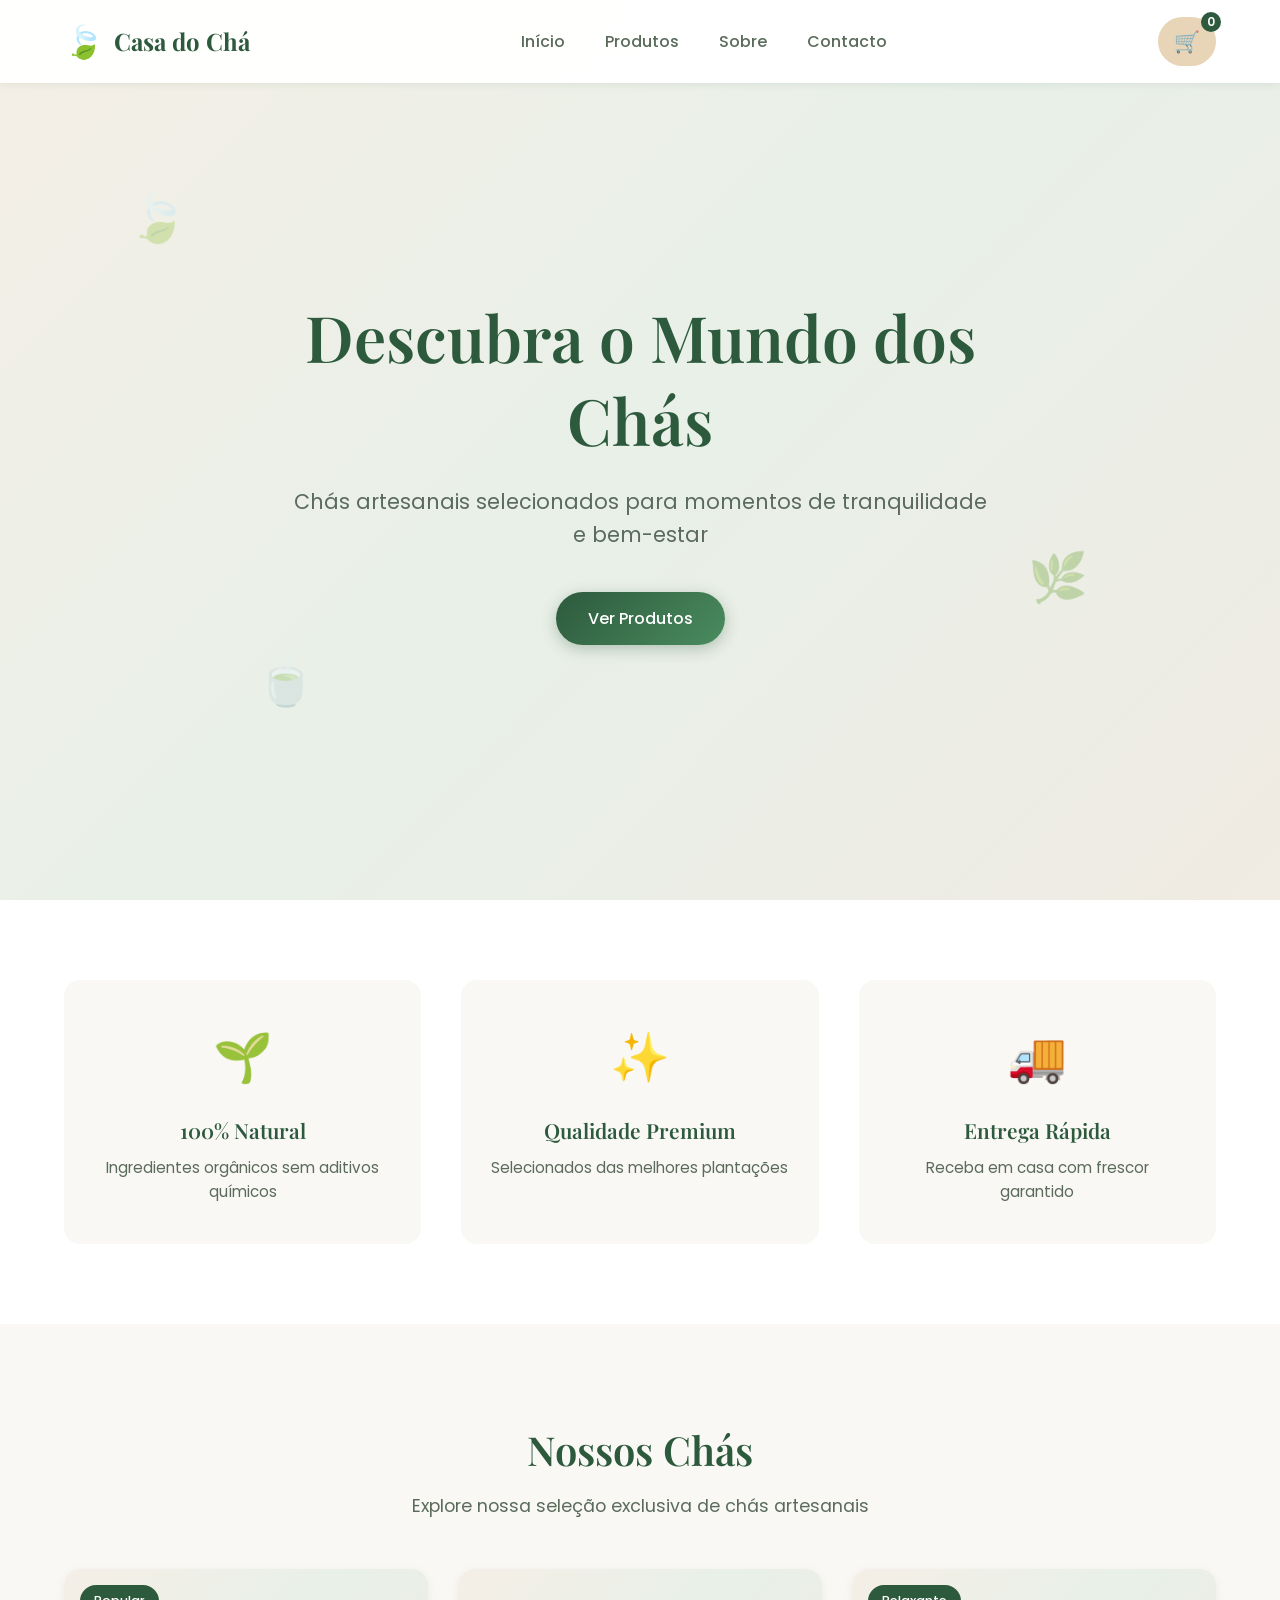
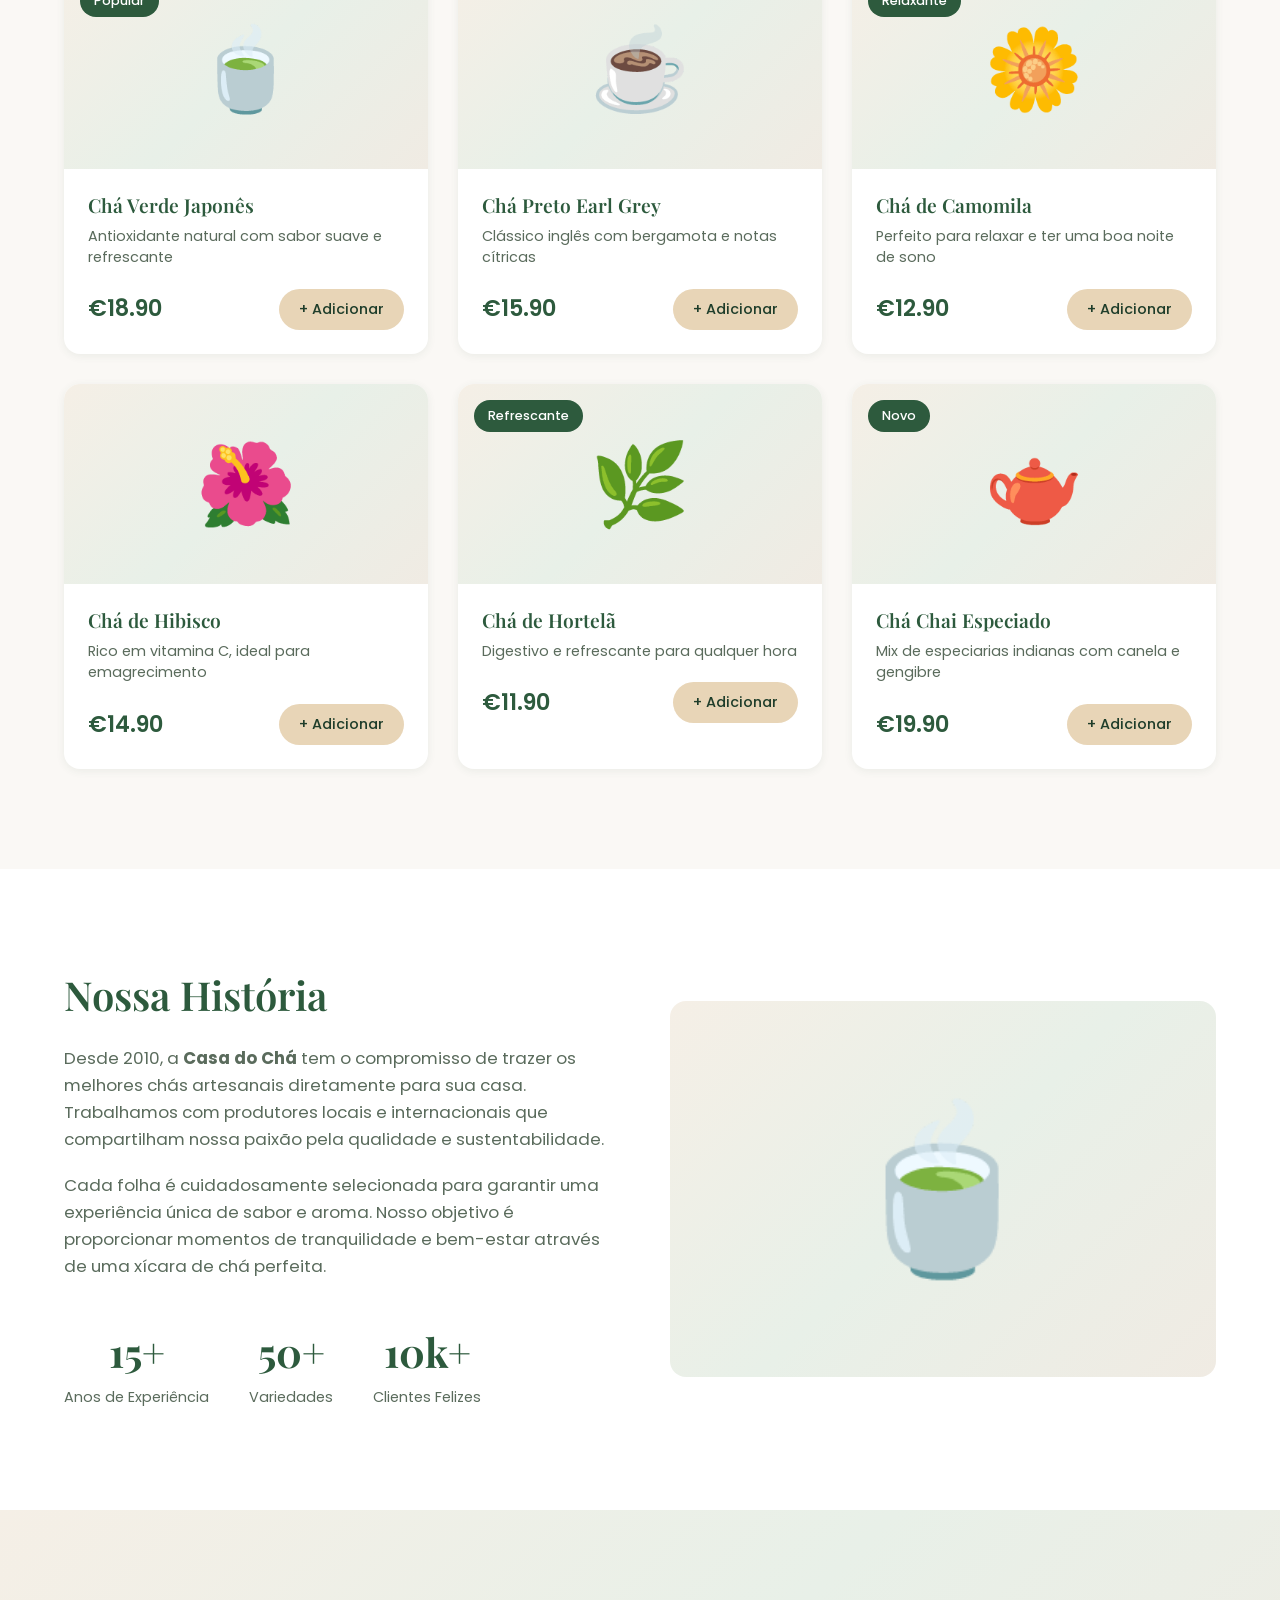
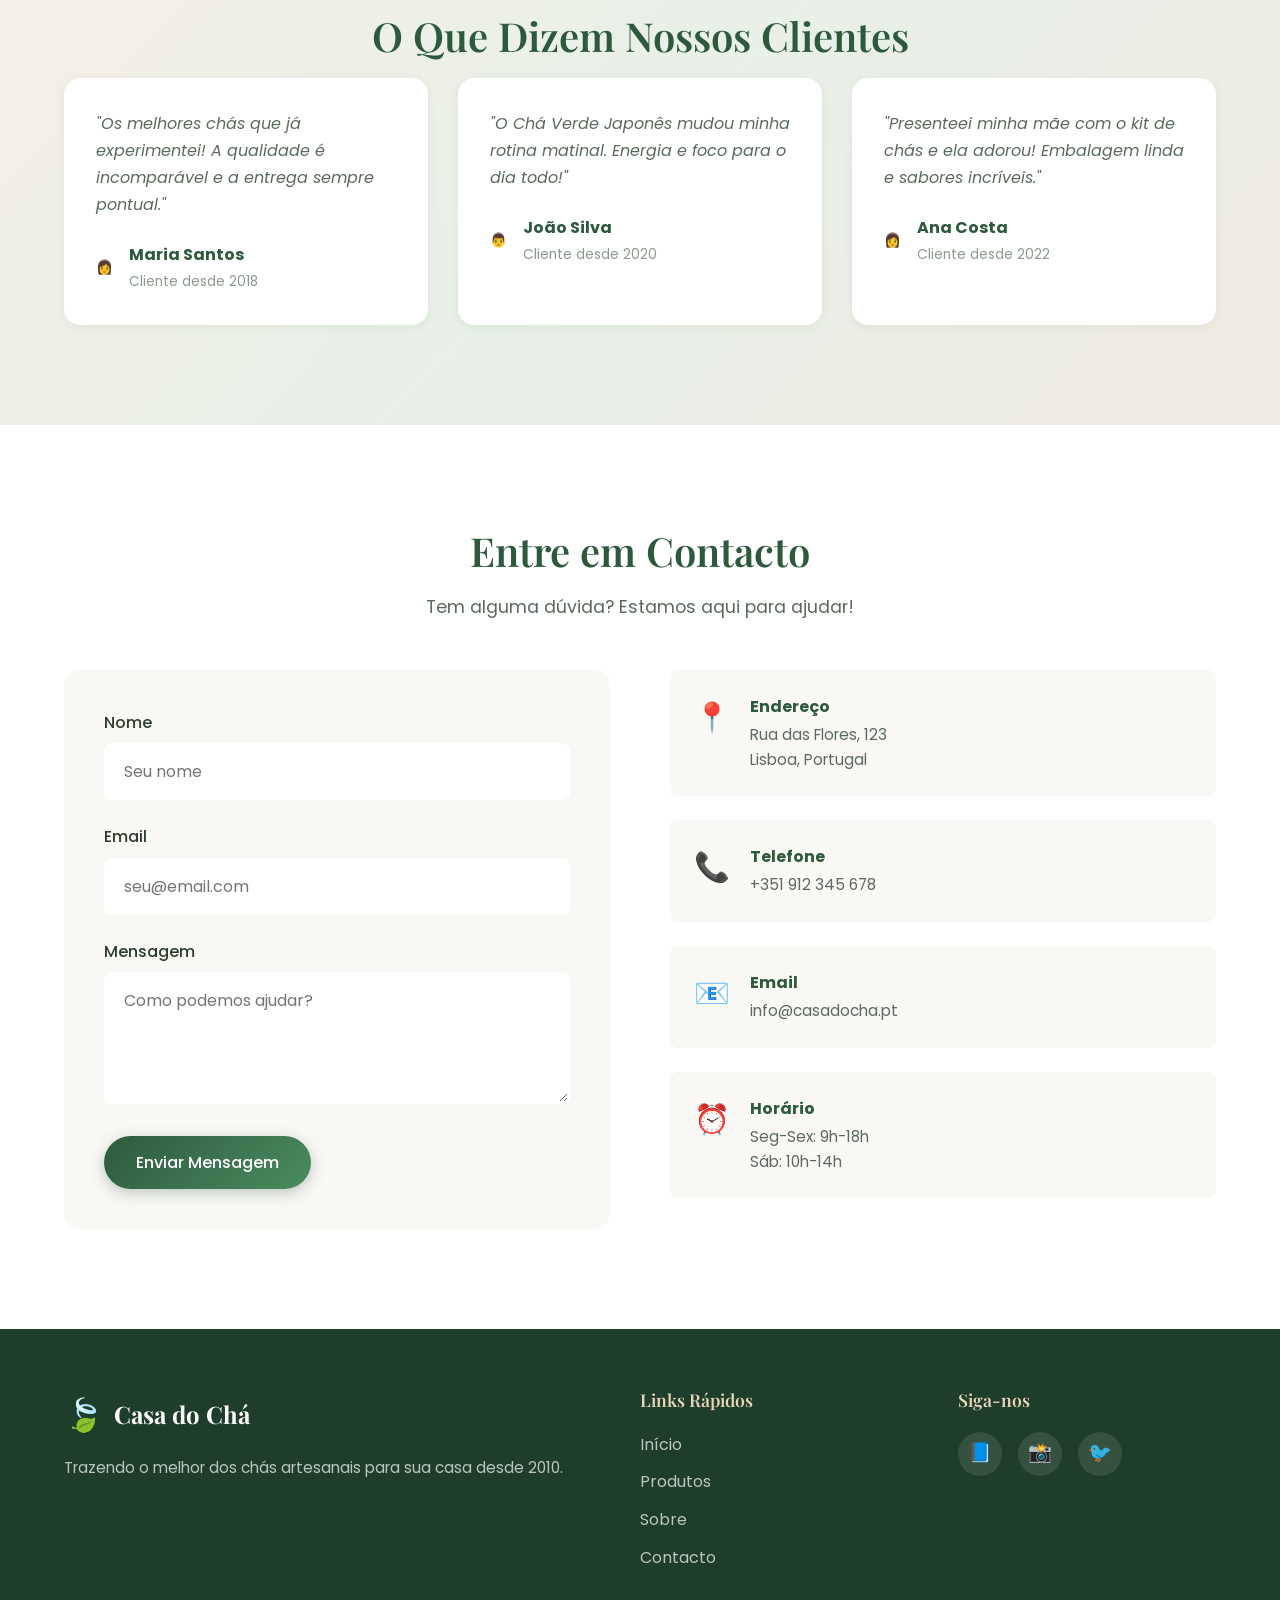
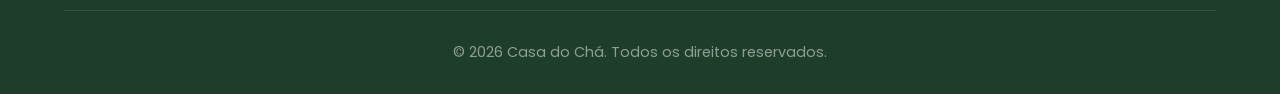
<file: index.html>
<!DOCTYPE html>
<html lang="pt-BR">
<head>
    <meta charset="UTF-8">
    <meta name="viewport" content="width=device-width, initial-scale=1.0">
    <meta name="description" content="Casa do Chá - Os melhores chás artesanais e naturais para sua saúde e bem-estar">
    <meta name="keywords" content="chá, chá verde, chá preto, chá de ervas, chá natural, chá artesanal">
    <title>Casa do Chá | Chás Artesanais e Naturais</title>
    <link rel="stylesheet" href="styles.css">
    <link href="https://fonts.googleapis.com/css2?family=Playfair+Display:wght@400;600;700&family=Poppins:wght@300;400;500;600&display=swap" rel="stylesheet">
</head>
<body>
    <!-- Header -->
    <header class="header">
        <nav class="nav">
            <div class="logo">
                <span class="logo-icon">🍃</span>
                <span class="logo-text">Casa do Chá</span>
            </div>
            <ul class="nav-links">
                <li><a href="#home">Início</a></li>
                <li><a href="#products">Produtos</a></li>
                <li><a href="#about">Sobre</a></li>
                <li><a href="#contact">Contacto</a></li>
            </ul>
            <div class="cart-icon" id="cartIcon">
                🛒 <span class="cart-count" id="cartCount">0</span>
            </div>
            <button class="mobile-menu-btn" id="mobileMenuBtn">☰</button>
        </nav>
    </header>

    <!-- Hero Section -->
    <section class="hero" id="home">
        <div class="hero-content">
            <h1 class="hero-title">Descubra o Mundo dos Chás</h1>
            <p class="hero-subtitle">Chás artesanais selecionados para momentos de tranquilidade e bem-estar</p>
            <a href="#products" class="btn btn-primary">Ver Produtos</a>
        </div>
        <div class="hero-decoration">
            <div class="floating-leaf leaf-1">🍃</div>
            <div class="floating-leaf leaf-2">🌿</div>
            <div class="floating-leaf leaf-3">🍵</div>
        </div>
    </section>

    <!-- Features Section -->
    <section class="features">
        <div class="container">
            <div class="feature-card">
                <div class="feature-icon">🌱</div>
                <h3>100% Natural</h3>
                <p>Ingredientes orgânicos sem aditivos químicos</p>
            </div>
            <div class="feature-card">
                <div class="feature-icon">✨</div>
                <h3>Qualidade Premium</h3>
                <p>Selecionados das melhores plantações</p>
            </div>
            <div class="feature-card">
                <div class="feature-icon">🚚</div>
                <h3>Entrega Rápida</h3>
                <p>Receba em casa com frescor garantido</p>
            </div>
        </div>
    </section>

    <!-- Products Section -->
    <section class="products" id="products">
        <div class="container">
            <h2 class="section-title">Nossos Chás</h2>
            <p class="section-subtitle">Explore nossa seleção exclusiva de chás artesanais</p>
            
            <div class="products-grid">
                <!-- Product 1 -->
                <div class="product-card" data-id="1" data-name="Chá Verde Japonês" data-price="18.90">
                    <div class="product-image">
                        <div class="product-badge">Popular</div>
                        <div class="product-emoji">🍵</div>
                    </div>
                    <div class="product-info">
                        <h3 class="product-name">Chá Verde Japonês</h3>
                        <p class="product-description">Antioxidante natural com sabor suave e refrescante</p>
                        <div class="product-footer">
                            <span class="product-price">€18.90</span>
                            <button class="btn btn-add" onclick="addToCart(1, 'Chá Verde Japonês', 18.90)">+ Adicionar</button>
                        </div>
                    </div>
                </div>

                <!-- Product 2 -->
                <div class="product-card" data-id="2" data-name="Chá Preto Earl Grey" data-price="15.90">
                    <div class="product-image">
                        <div class="product-emoji">☕</div>
                    </div>
                    <div class="product-info">
                        <h3 class="product-name">Chá Preto Earl Grey</h3>
                        <p class="product-description">Clássico inglês com bergamota e notas cítricas</p>
                        <div class="product-footer">
                            <span class="product-price">€15.90</span>
                            <button class="btn btn-add" onclick="addToCart(2, 'Chá Preto Earl Grey', 15.90)">+ Adicionar</button>
                        </div>
                    </div>
                </div>

                <!-- Product 3 -->
                <div class="product-card" data-id="3" data-name="Chá de Camomila" data-price="12.90">
                    <div class="product-image">
                        <div class="product-badge">Relaxante</div>
                        <div class="product-emoji">🌼</div>
                    </div>
                    <div class="product-info">
                        <h3 class="product-name">Chá de Camomila</h3>
                        <p class="product-description">Perfeito para relaxar e ter uma boa noite de sono</p>
                        <div class="product-footer">
                            <span class="product-price">€12.90</span>
                            <button class="btn btn-add" onclick="addToCart(3, 'Chá de Camomila', 12.90)">+ Adicionar</button>
                        </div>
                    </div>
                </div>

                <!-- Product 4 -->
                <div class="product-card" data-id="4" data-name="Chá de Hibisco" data-price="14.90">
                    <div class="product-image">
                        <div class="product-emoji">🌺</div>
                    </div>
                    <div class="product-info">
                        <h3 class="product-name">Chá de Hibisco</h3>
                        <p class="product-description">Rico em vitamina C, ideal para emagrecimento</p>
                        <div class="product-footer">
                            <span class="product-price">€14.90</span>
                            <button class="btn btn-add" onclick="addToCart(4, 'Chá de Hibisco', 14.90)">+ Adicionar</button>
                        </div>
                    </div>
                </div>

                <!-- Product 5 -->
                <div class="product-card" data-id="5" data-name="Chá de Hortelã" data-price="11.90">
                    <div class="product-image">
                        <div class="product-badge">Refrescante</div>
                        <div class="product-emoji">🌿</div>
                    </div>
                    <div class="product-info">
                        <h3 class="product-name">Chá de Hortelã</h3>
                        <p class="product-description">Digestivo e refrescante para qualquer hora</p>
                        <div class="product-footer">
                            <span class="product-price">€11.90</span>
                            <button class="btn btn-add" onclick="addToCart(5, 'Chá de Hortelã', 11.90)">+ Adicionar</button>
                        </div>
                    </div>
                </div>

                <!-- Product 6 -->
                <div class="product-card" data-id="6" data-name="Chá Chai Especiado" data-price="19.90">
                    <div class="product-image">
                        <div class="product-badge">Novo</div>
                        <div class="product-emoji">🫖</div>
                    </div>
                    <div class="product-info">
                        <h3 class="product-name">Chá Chai Especiado</h3>
                        <p class="product-description">Mix de especiarias indianas com canela e gengibre</p>
                        <div class="product-footer">
                            <span class="product-price">€19.90</span>
                            <button class="btn btn-add" onclick="addToCart(6, 'Chá Chai Especiado', 19.90)">+ Adicionar</button>
                        </div>
                    </div>
                </div>
            </div>
        </div>
    </section>

    <!-- About Section -->
    <section class="about" id="about">
        <div class="container">
            <div class="about-content">
                <div class="about-text">
                    <h2 class="section-title">Nossa História</h2>
                    <p>Desde 2010, a <strong>Casa do Chá</strong> tem o compromisso de trazer os melhores chás artesanais diretamente para sua casa. Trabalhamos com produtores locais e internacionais que compartilham nossa paixão pela qualidade e sustentabilidade.</p>
                    <p>Cada folha é cuidadosamente selecionada para garantir uma experiência única de sabor e aroma. Nosso objetivo é proporcionar momentos de tranquilidade e bem-estar através de uma xícara de chá perfeita.</p>
                    <div class="about-stats">
                        <div class="stat">
                            <span class="stat-number">15+</span>
                            <span class="stat-label">Anos de Experiência</span>
                        </div>
                        <div class="stat">
                            <span class="stat-number">50+</span>
                            <span class="stat-label">Variedades</span>
                        </div>
                        <div class="stat">
                            <span class="stat-number">10k+</span>
                            <span class="stat-label">Clientes Felizes</span>
                        </div>
                    </div>
                </div>
                <div class="about-image">
                    <div class="about-emoji">🍵</div>
                </div>
            </div>
        </div>
    </section>

    <!-- Testimonials -->
    <section class="testimonials">
        <div class="container">
            <h2 class="section-title">O Que Dizem Nossos Clientes</h2>
            <div class="testimonials-grid">
                <div class="testimonial-card">
                    <div class="testimonial-text">"Os melhores chás que já experimentei! A qualidade é incomparável e a entrega sempre pontual."</div>
                    <div class="testimonial-author">
                        <span class="author-avatar">👩</span>
                        <div>
                            <strong>Maria Santos</strong>
                            <span>Cliente desde 2018</span>
                        </div>
                    </div>
                </div>
                <div class="testimonial-card">
                    <div class="testimonial-text">"O Chá Verde Japonês mudou minha rotina matinal. Energia e foco para o dia todo!"</div>
                    <div class="testimonial-author">
                        <span class="author-avatar">👨</span>
                        <div>
                            <strong>João Silva</strong>
                            <span>Cliente desde 2020</span>
                        </div>
                    </div>
                </div>
                <div class="testimonial-card">
                    <div class="testimonial-text">"Presenteei minha mãe com o kit de chás e ela adorou! Embalagem linda e sabores incríveis."</div>
                    <div class="testimonial-author">
                        <span class="author-avatar">👩</span>
                        <div>
                            <strong>Ana Costa</strong>
                            <span>Cliente desde 2022</span>
                        </div>
                    </div>
                </div>
            </div>
        </div>
    </section>

    <!-- Contact Section -->
    <section class="contact" id="contact">
        <div class="container">
            <h2 class="section-title">Entre em Contacto</h2>
            <p class="section-subtitle">Tem alguma dúvida? Estamos aqui para ajudar!</p>
            
            <div class="contact-content">
                <form class="contact-form" id="contactForm">
                    <div class="form-group">
                        <label for="name">Nome</label>
                        <input type="text" id="name" name="name" required placeholder="Seu nome">
                    </div>
                    <div class="form-group">
                        <label for="email">Email</label>
                        <input type="email" id="email" name="email" required placeholder="seu@email.com">
                    </div>
                    <div class="form-group">
                        <label for="message">Mensagem</label>
                        <textarea id="message" name="message" rows="4" required placeholder="Como podemos ajudar?"></textarea>
                    </div>
                    <button type="submit" class="btn btn-primary">Enviar Mensagem</button>
                </form>
                
                <div class="contact-info">
                    <div class="contact-item">
                        <span class="contact-icon">📍</span>
                        <div>
                            <strong>Endereço</strong>
                            <p>Rua das Flores, 123<br>Lisboa, Portugal</p>
                        </div>
                    </div>
                    <div class="contact-item">
                        <span class="contact-icon">📞</span>
                        <div>
                            <strong>Telefone</strong>
                            <p>+351 912 345 678</p>
                        </div>
                    </div>
                    <div class="contact-item">
                        <span class="contact-icon">📧</span>
                        <div>
                            <strong>Email</strong>
                            <p>info@casadocha.pt</p>
                        </div>
                    </div>
                    <div class="contact-item">
                        <span class="contact-icon">⏰</span>
                        <div>
                            <strong>Horário</strong>
                            <p>Seg-Sex: 9h-18h<br>Sáb: 10h-14h</p>
                        </div>
                    </div>
                </div>
            </div>
        </div>
    </section>

    <!-- Footer -->
    <footer class="footer">
        <div class="container">
            <div class="footer-content">
                <div class="footer-brand">
                    <div class="logo">
                        <span class="logo-icon">🍃</span>
                        <span class="logo-text">Casa do Chá</span>
                    </div>
                    <p>Trazendo o melhor dos chás artesanais para sua casa desde 2010.</p>
                </div>
                <div class="footer-links">
                    <h4>Links Rápidos</h4>
                    <ul>
                        <li><a href="#home">Início</a></li>
                        <li><a href="#products">Produtos</a></li>
                        <li><a href="#about">Sobre</a></li>
                        <li><a href="#contact">Contacto</a></li>
                    </ul>
                </div>
                <div class="footer-social">
                    <h4>Siga-nos</h4>
                    <div class="social-links">
                        <a href="#" class="social-link">📘</a>
                        <a href="#" class="social-link">📸</a>
                        <a href="#" class="social-link">🐦</a>
                    </div>
                </div>
            </div>
            <div class="footer-bottom">
                <p>&copy; 2026 Casa do Chá. Todos os direitos reservados.</p>
            </div>
        </div>
    </footer>

    <!-- Cart Modal -->
    <div class="cart-modal" id="cartModal">
        <div class="cart-modal-content">
            <div class="cart-header">
                <h3>🛒 Seu Carrinho</h3>
                <button class="cart-close" id="cartClose">&times;</button>
            </div>
            <div class="cart-items" id="cartItems">
                <!-- Cart items will be added here dynamically -->
            </div>
            <div class="cart-footer">
                <div class="cart-total">
                    <span>Total:</span>
                    <span id="cartTotal">€0.00</span>
                </div>
                <button class="btn btn-primary btn-checkout" onclick="checkout()">Finalizar Compra</button>
            </div>
        </div>
    </div>

    <script src="script.js"></script>
</body>
</html>
</file>
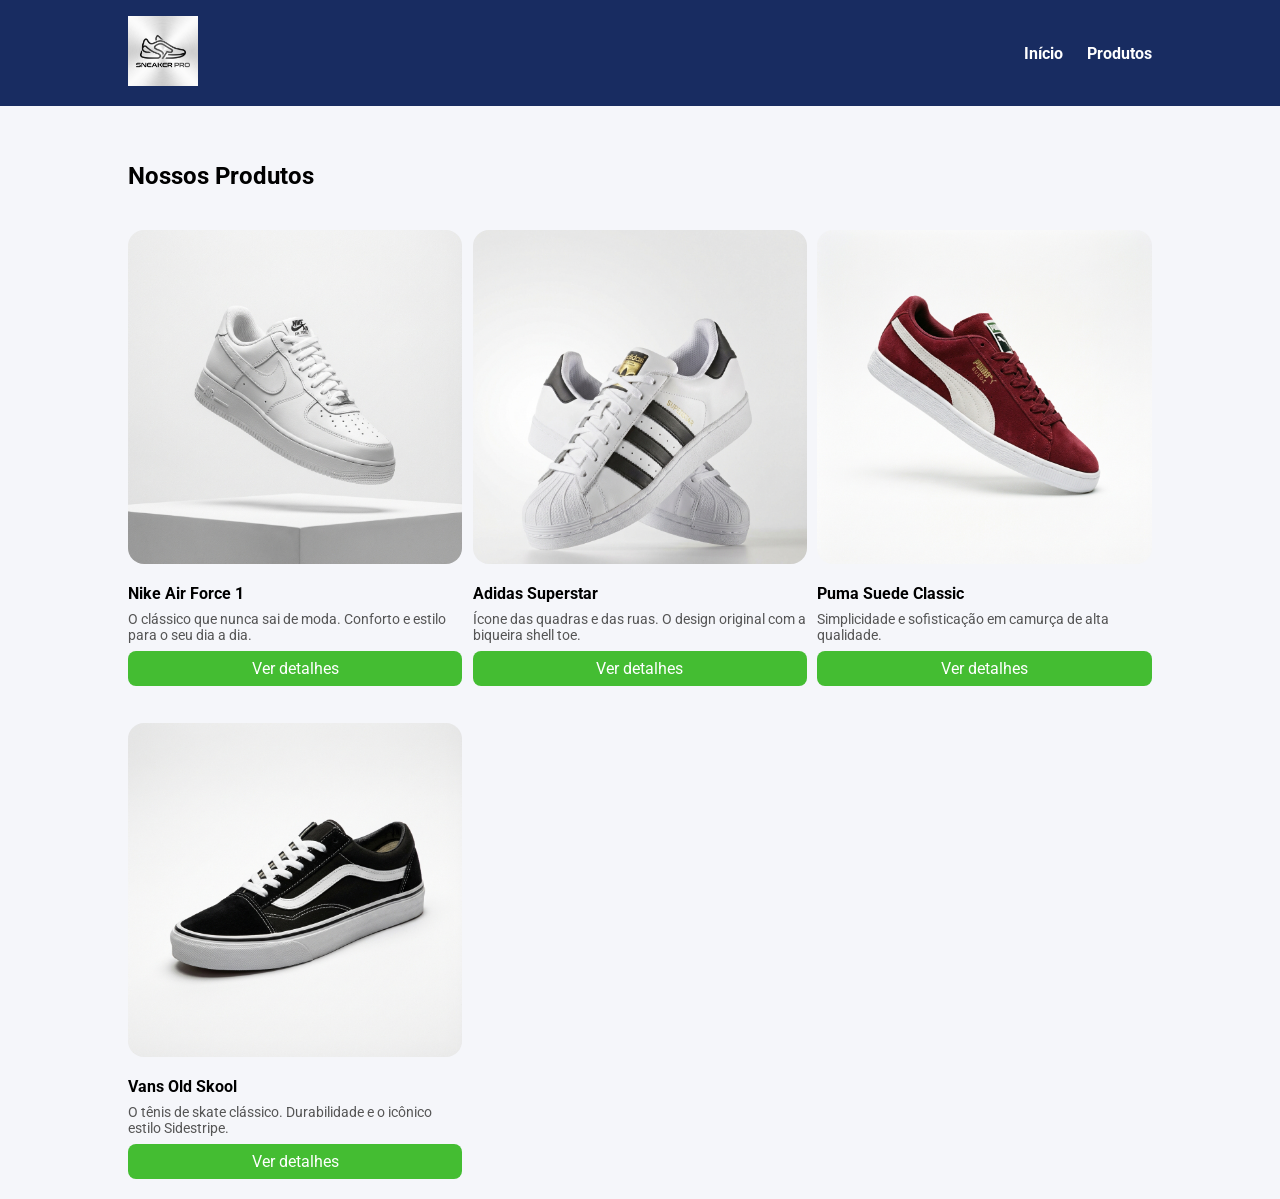
<file: OneDrive/Área de Trabalho/exercicio/index.html>
<!DOCTYPE html>
<html lang="pt-BR">

<head>
    <meta charset="UTF-8">
    <meta http-equiv="X-UA-Compatible" content="IE=edge">
    <meta name="viewport" content="width=device-width, initial-scale=1.0">
    <title>Sneaker Pro - Loja de Tênis</title>
    <link rel="preconnect" href="https://fonts.googleapis.com">
    <link rel="preconnect" href="https://fonts.gstatic.com" crossorigin>
    <link href="https://fonts.googleapis.com/css2?family=Roboto:wght@400;700&display=swap" rel="stylesheet">
    <link rel="stylesheet" href="styles.css">
</head>

<body>
    <header>
        <div class="container">
            <div class="branding">
                <img src="images/logo.png" alt="Sneaker Pro Logo" style="height: 70px;" />
            </div>
            <nav>
                <ul class="menu">
                    <li>
                        <a href="#">Início</a>
                    </li>
                    <li>
                        <a href="#">Produtos</a>
                    </li>
                </ul>
            </nav>
        </div>
    </header>
    <section>
        <div class="container">
            <h2>Nossos Produtos</h2>
            <ul class="products">
                <li class="product-item">
                    <img src="images/nike_air_force.png" alt="Nike Air Force 1" />
                    <h4>Nike Air Force 1</h4>
                    <p>
                        O clássico que nunca sai de moda. Conforto e estilo para o seu dia a dia.
                    </p>
                    <a href="#" class="product-button">
                        Ver detalhes
                    </a>
                </li>
                <li class="product-item">
                    <img src="images/adidas_superstar.png" alt="Adidas Superstar" />
                    <h4>Adidas Superstar</h4>
                    <p>
                        Ícone das quadras e das ruas. O design original com a biqueira shell toe.
                    </p>
                    <a href="#" class="product-button">
                        Ver detalhes
                    </a>
                </li>
                <li class="product-item">
                    <img src="images/puma_suede.png" alt="Puma Suede" />
                    <h4>Puma Suede Classic</h4>
                    <p>
                        Simplicidade e sofisticação em camurça de alta qualidade.
                    </p>
                    <a href="#" class="product-button">
                        Ver detalhes
                    </a>
                </li>
                <li class="product-item">
                    <img src="images/vans_old_skool.png" alt="Vans Old Skool" />
                    <h4>Vans Old Skool</h4>
                    <p>
                        O tênis de skate clássico. Durabilidade e o icônico estilo Sidestripe.
                    </p>
                    <a href="#" class="product-button">
                        Ver detalhes
                    </a>
                </li>
            </ul>
        </div>
    </section>
</body>

</html>
</file>
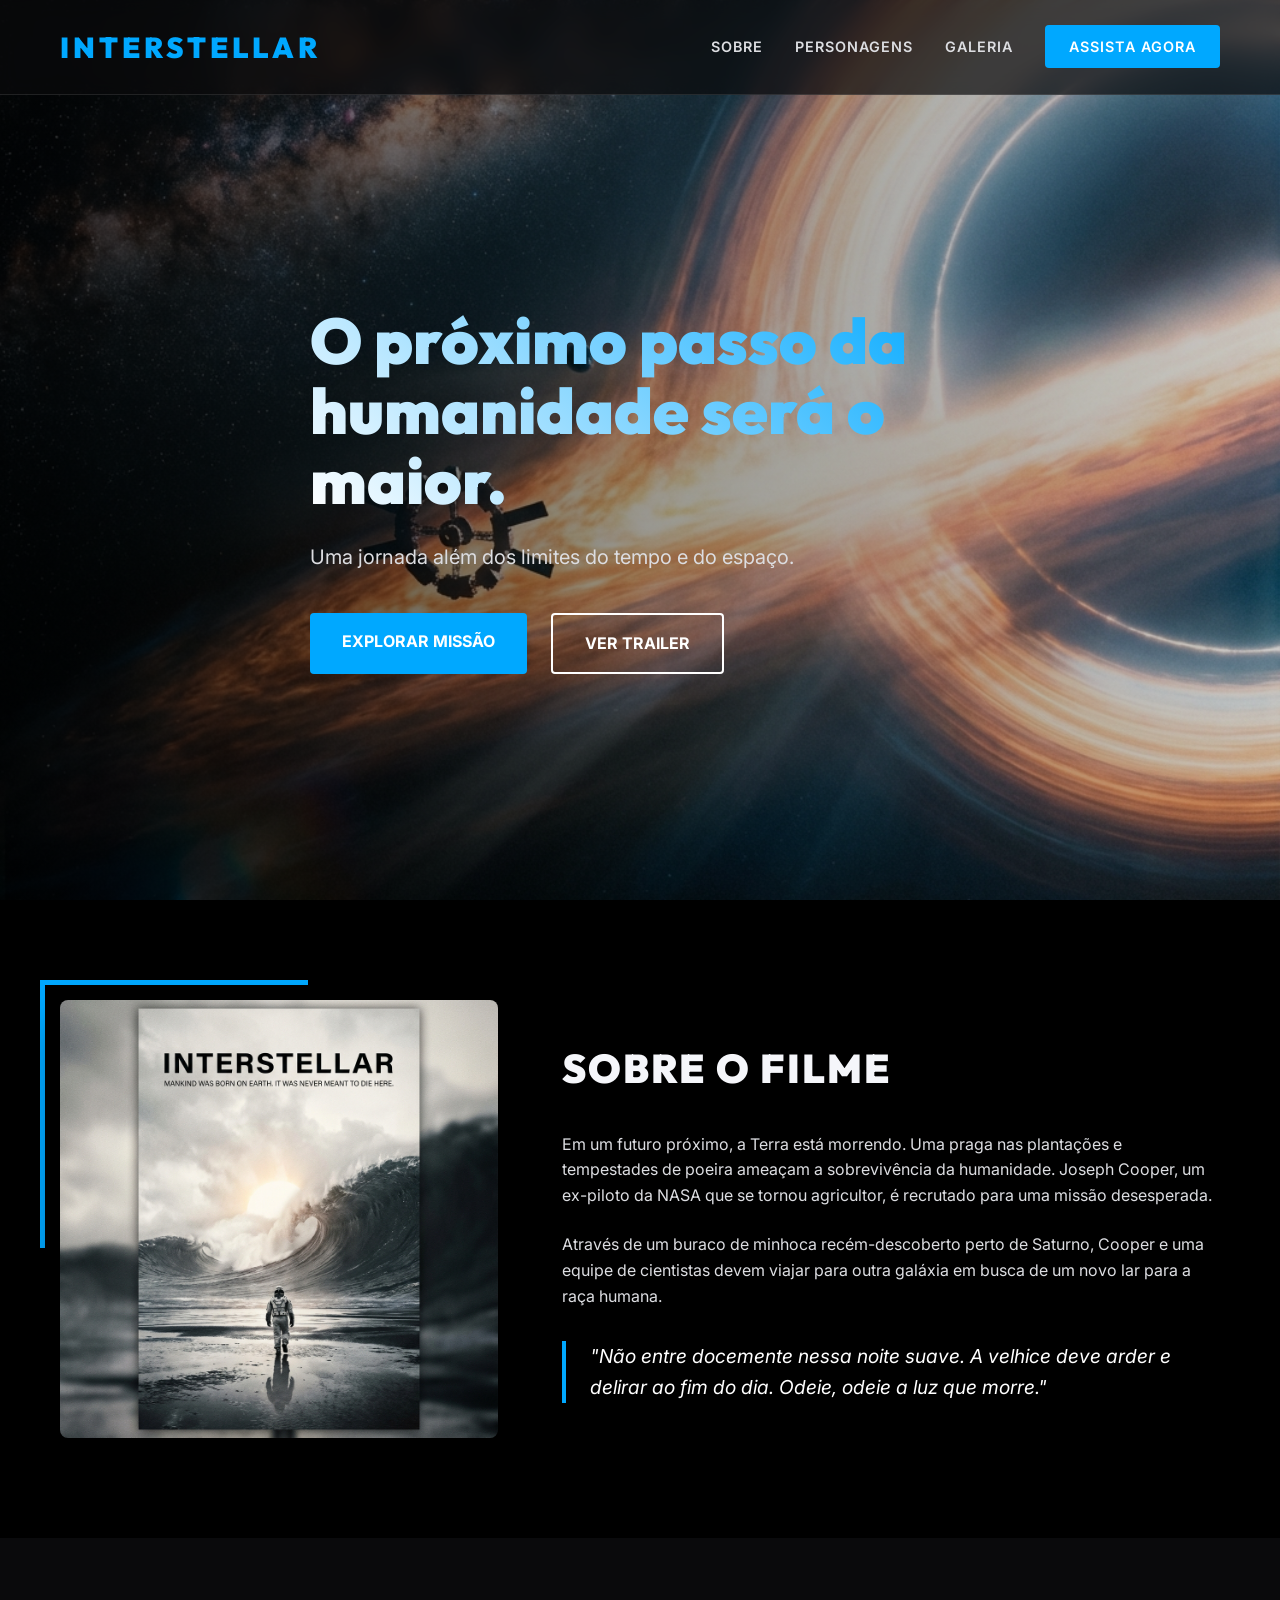
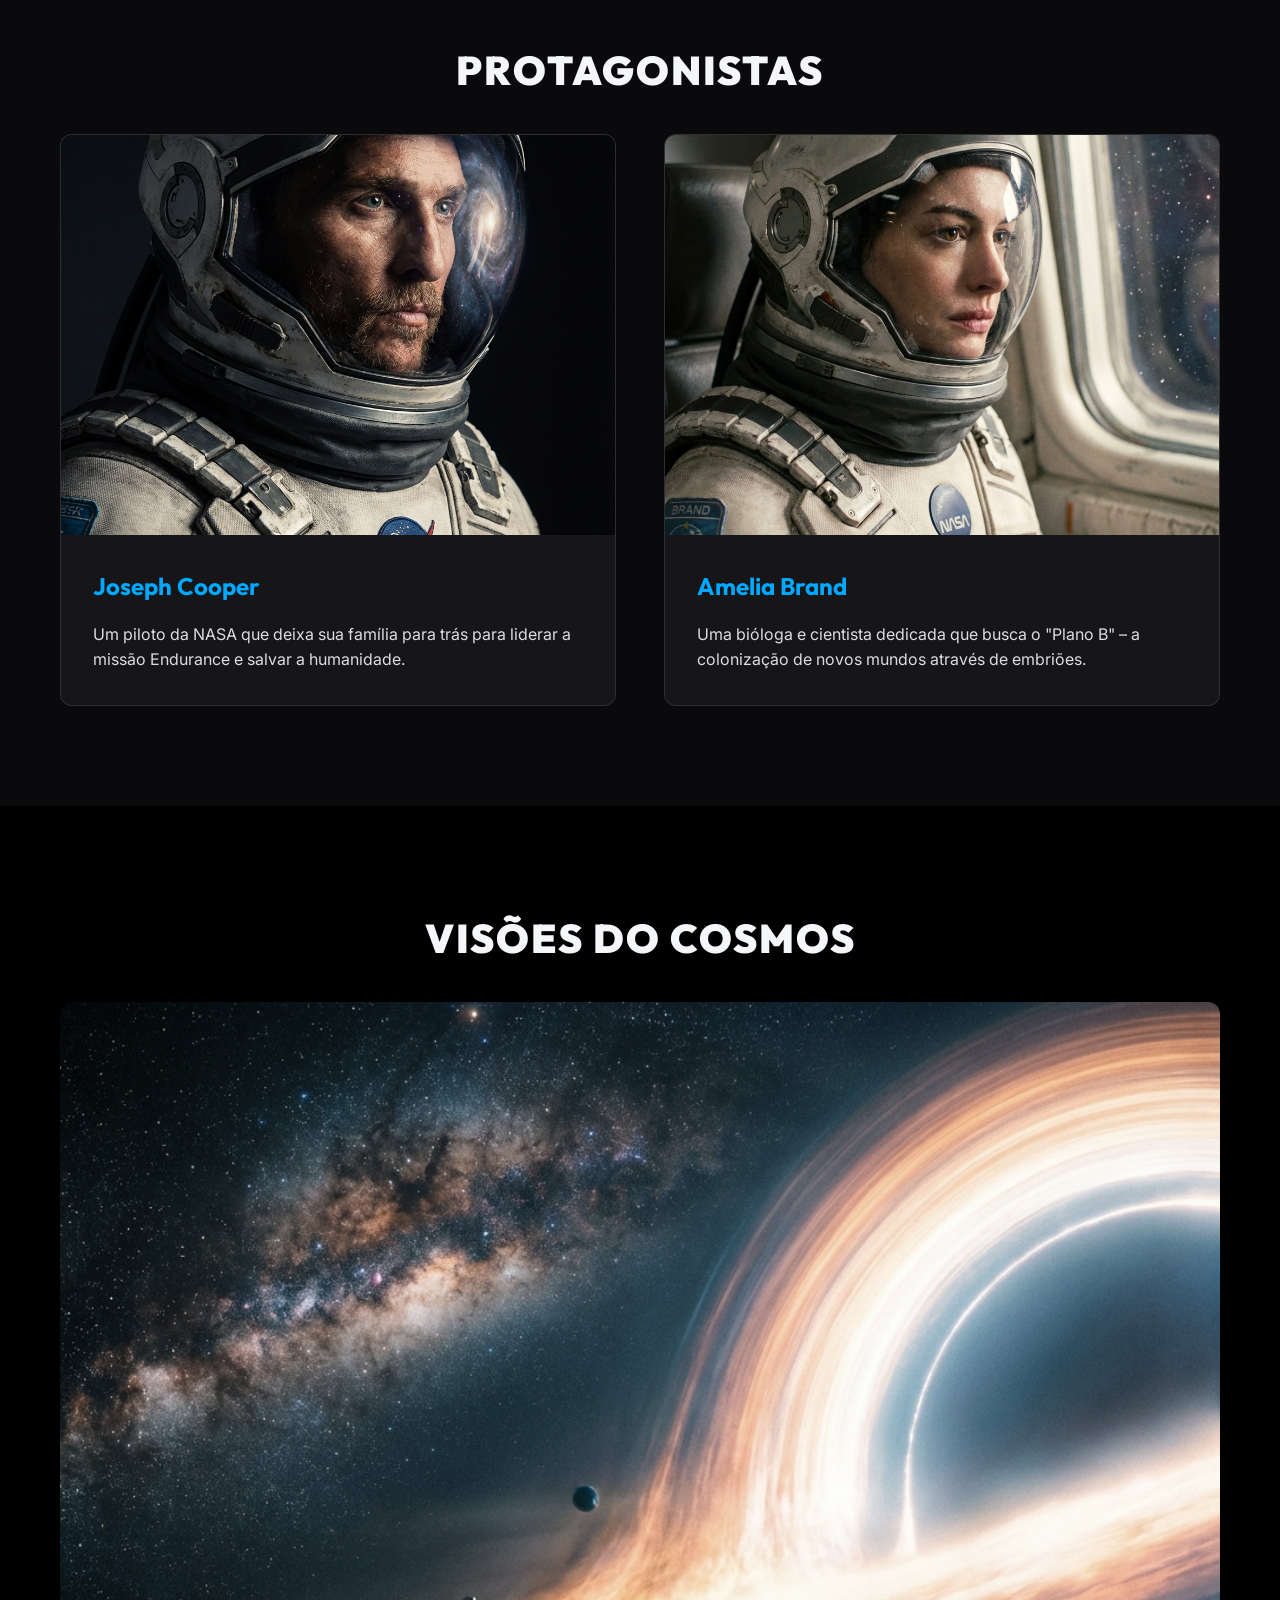
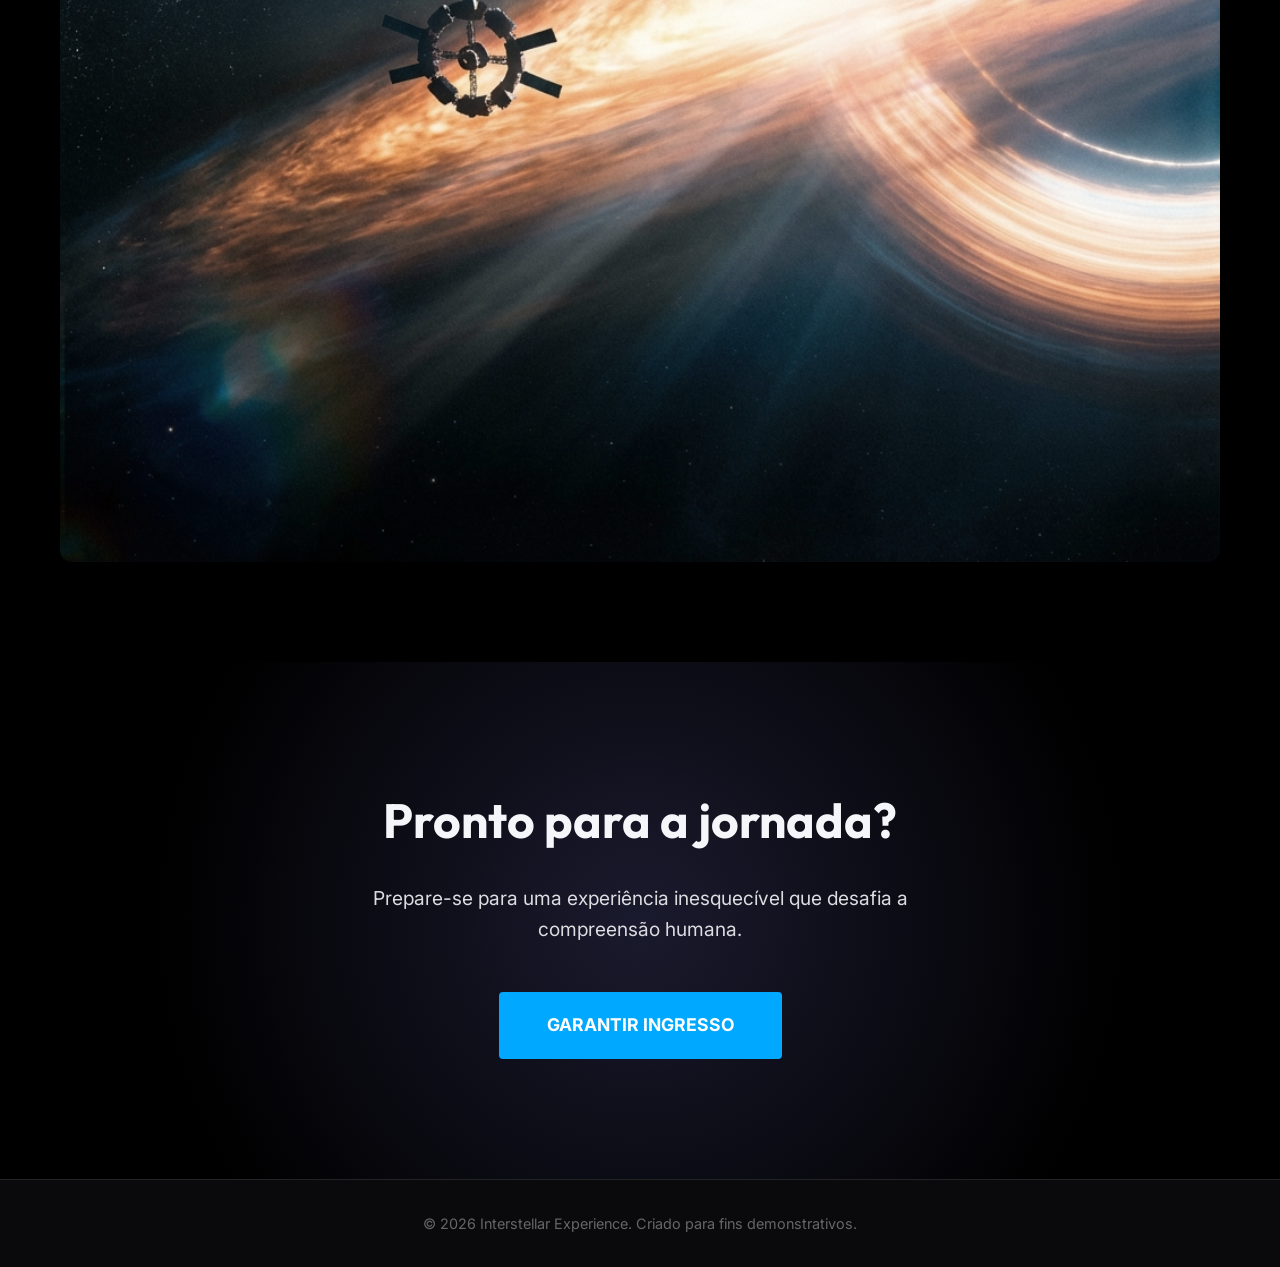
<file: OneDrive/Área de Trabalho/projeto 21/index.html>
<!DOCTYPE html>
<html lang="pt-BR">
<head>
    <meta charset="UTF-8">
    <meta name="viewport" content="width=device-width, initial-scale=1.0">
    <title>Interstellar | Experiência Cinematográfica</title>
    <link rel="stylesheet" href="index.css">
    <link rel="preconnect" href="https://fonts.googleapis.com">
    <link rel="preconnect" href="https://fonts.gstatic.com" crossorigin>
    <link href="https://fonts.googleapis.com/css2?family=Inter:wght@300;400;700&family=Outfit:wght@300;600;900&display=swap" rel="stylesheet">
</head>
<body>
    <header class="header">
        <div class="container header__container">
            <h1 class="header__logo">INTERSTELLAR</h1>
            <nav class="nav">
                <ul class="nav__list">
                    <li class="nav__item"><a href="#sobre" class="nav__link">Sobre</a></li>
                    <li class="nav__item"><a href="#personagens" class="nav__link">Personagens</a></li>
                    <li class="nav__item"><a href="#galeria" class="nav__link">Galeria</a></li>
                    <li class="nav__item"><a href="#" class="nav__link nav__link--cta">Assista Agora</a></li>
                </ul>
            </nav>
        </div>
    </header>

    <main>
        <section class="hero">
            <div class="hero__overlay"></div>
            <div class="container hero__content">
                <h2 class="hero__title">O próximo passo da humanidade será o maior.</h2>
                <p class="hero__subtitle">Uma jornada além dos limites do tempo e do espaço.</p>
                <div class="hero__actions">
                    <a href="#sobre" class="btn btn--primary">Explorar Missão</a>
                    <a href="https://www.youtube.com/watch?v=zSWdZVtXT7E" target="_blank" class="btn btn--secondary">Ver Trailer</a>
                </div>
            </div>
        </section>

        <section id="sobre" class="about">
            <div class="container about__container">
                <div class="about__image">
                    <img src="assets/poster.png" alt="Interstellar Poster" class="img-fluid">
                </div>
                <div class="about__text">
                    <h2 class="section-title">Sobre o Filme</h2>
                    <p>Em um futuro próximo, a Terra está morrendo. Uma praga nas plantações e tempestades de poeira ameaçam a sobrevivência da humanidade. Joseph Cooper, um ex-piloto da NASA que se tornou agricultor, é recrutado para uma missão desesperada.</p>
                    <p>Através de um buraco de minhoca recém-descoberto perto de Saturno, Cooper e uma equipe de cientistas devem viajar para outra galáxia em busca de um novo lar para a raça humana.</p>
                    <blockquote class="quote">
                        "Não entre docemente nessa noite suave. A velhice deve arder e delirar ao fim do dia. Odeie, odeie a luz que morre."
                    </blockquote>
                </div>
            </div>
        </section>

        <section id="personagens" class="characters">
            <div class="container">
                <h2 class="section-title section-title--center">Protagonistas</h2>
                <div class="characters__grid">
                    <article class="card">
                        <div class="card__image-wrapper">
                            <img src="assets/cooper.png" alt="Joseph Cooper" class="card__image">
                        </div>
                        <div class="card__content">
                            <h3 class="card__title">Joseph Cooper</h3>
                            <p class="card__description">Um piloto da NASA que deixa sua família para trás para liderar a missão Endurance e salvar a humanidade.</p>
                        </div>
                    </article>
                    <article class="card">
                        <div class="card__image-wrapper">
                            <img src="assets/brand.png" alt="Amelia Brand" class="card__image">
                        </div>
                        <div class="card__content">
                            <h3 class="card__title">Amelia Brand</h3>
                            <p class="card__description">Uma bióloga e cientista dedicada que busca o "Plano B" – a colonização de novos mundos através de embriões.</p>
                        </div>
                    </article>
                </div>
            </div>
        </section>

        <section id="galeria" class="gallery">
            <div class="container">
                <h2 class="section-title section-title--center">Visões do Cosmos</h2>
                <div class="gallery__grid">
                    <div class="gallery__item">
                        <img src="assets/hero.png" alt="Gargantua" class="gallery__image">
                    </div>
                </div>
            </div>
        </section>

        <section class="cta">
            <div class="container cta__container">
                <h2 class="cta__title">Pronto para a jornada?</h2>
                <p class="cta__text">Prepare-se para uma experiência inesquecível que desafia a compreensão humana.</p>
                <a href="#" class="btn btn--large">Garantir Ingresso</a>
            </div>
        </section>
    </main>

    <footer class="footer-bottom">
        <div class="container">
            <p>&copy; 2026 Interstellar Experience. Criado para fins demonstrativos.</p>
        </div>
    </footer>
</body>
</html>
</file>
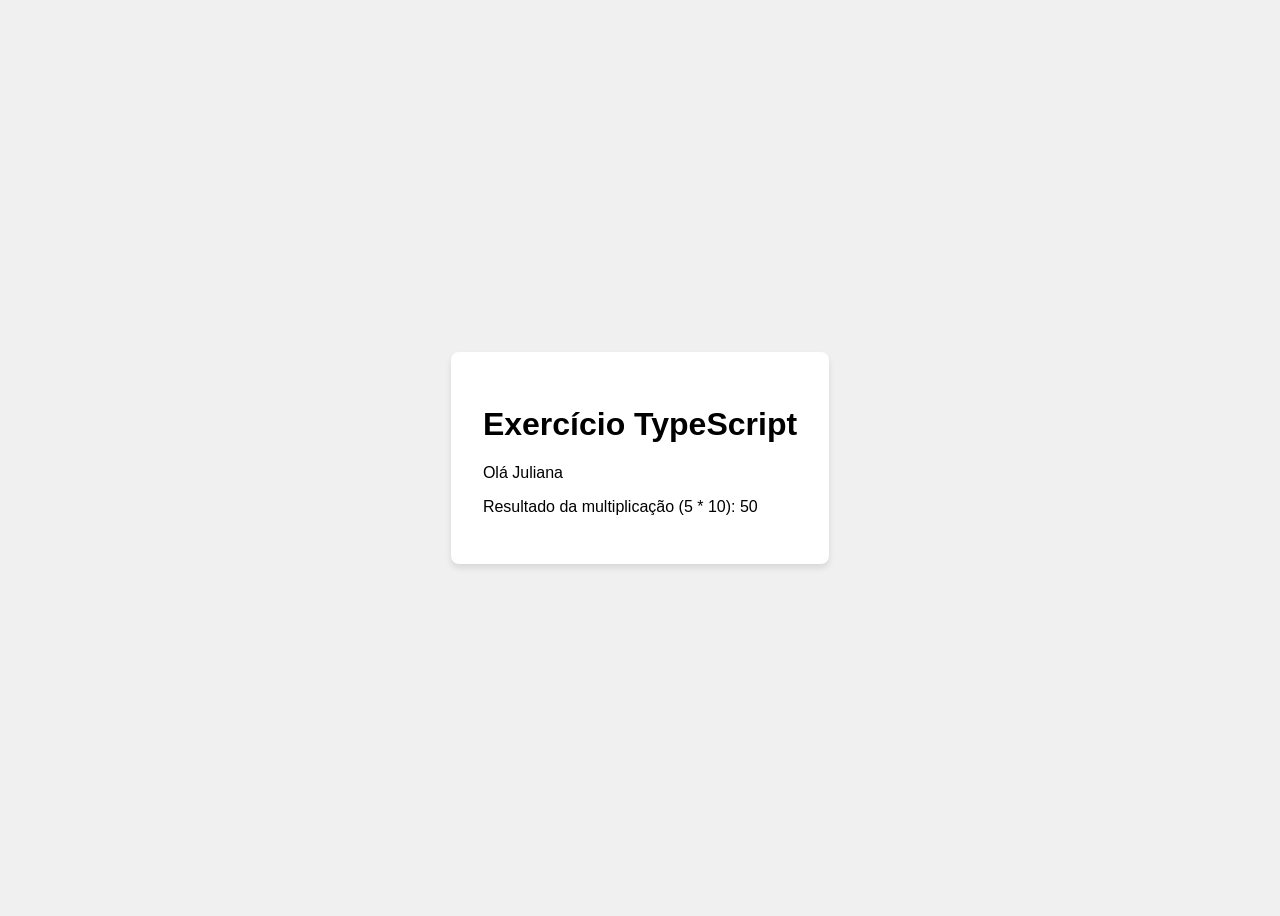
<file: OneDrive/Área de Trabalho/projeto 26/index.html>
<!DOCTYPE html>
<html lang="pt-br">
<head>
    <meta charset="UTF-8">
    <meta name="viewport" content="width=device-width, initial-scale=1.0">
    <title>Exercício TypeScript</title>
    <style>
        body {
            font-family: Arial, sans-serif;
            display: flex;
            flex-direction: column;
            align-items: center;
            justify-content: center;
            height: 100vh;
            background-color: #f0f0f0;
        }
        .container {
            background-color: white;
            padding: 2rem;
            border-radius: 8px;
            box-shadow: 0 4px 6px rgba(0,0,0,0.1);
        }
    </style>
</head>
<body>
    <div class="container">
        <h1>Exercício TypeScript</h1>
        <p id="saudacao">Carregando saudação...</p>
        <p id="resultado">Carregando resultado...</p>
    </div>
    <script src="main.js"></script>
</body>
</html>
</file>
<file: styles.css>
/* ===== CSS Variables ===== */
:root {
    --primary-color: #2d5a3d;
    --primary-light: #4a8c5f;
    --primary-dark: #1e3d2a;
    --secondary-color: #c9a86c;
    --accent-color: #e8d5b7;
    --background-color: #faf8f5;
    --card-bg: #ffffff;
    --text-primary: #2c3e2d;
    --text-secondary: #5a6b5c;
    --text-light: #8a9a8c;
    --white: #ffffff;
    --shadow-sm: 0 2px 8px rgba(45, 90, 61, 0.08);
    --shadow-md: 0 4px 20px rgba(45, 90, 61, 0.12);
    --shadow-lg: 0 8px 40px rgba(45, 90, 61, 0.16);
    --gradient-primary: linear-gradient(135deg, var(--primary-color) 0%, var(--primary-light) 100%);
    --gradient-hero: linear-gradient(135deg, #f5efe6 0%, #e8f0e8 50%, #f0ebe3 100%);
    --border-radius: 16px;
    --border-radius-sm: 8px;
    --transition: all 0.3s cubic-bezier(0.4, 0, 0.2, 1);
}

/* ===== Reset & Base ===== */
* {
    margin: 0;
    padding: 0;
    box-sizing: border-box;
}

html {
    scroll-behavior: smooth;
}

body {
    font-family: 'Poppins', sans-serif;
    background-color: var(--background-color);
    color: var(--text-primary);
    line-height: 1.6;
    overflow-x: hidden;
}

h1, h2, h3, h4 {
    font-family: 'Playfair Display', serif;
    font-weight: 600;
    line-height: 1.3;
}

a {
    text-decoration: none;
    color: inherit;
}

ul {
    list-style: none;
}

img {
    max-width: 100%;
    height: auto;
}

/* ===== Utilities ===== */
.container {
    max-width: 1200px;
    margin: 0 auto;
    padding: 0 24px;
}

.section-title {
    font-size: 2.5rem;
    color: var(--primary-color);
    text-align: center;
    margin-bottom: 16px;
}

.section-subtitle {
    text-align: center;
    color: var(--text-secondary);
    font-size: 1.1rem;
    margin-bottom: 48px;
}

/* ===== Buttons ===== */
.btn {
    display: inline-block;
    padding: 14px 32px;
    border: none;
    border-radius: 50px;
    font-family: 'Poppins', sans-serif;
    font-size: 1rem;
    font-weight: 500;
    cursor: pointer;
    transition: var(--transition);
}

.btn-primary {
    background: var(--gradient-primary);
    color: var(--white);
    box-shadow: 0 4px 15px rgba(45, 90, 61, 0.3);
}

.btn-primary:hover {
    transform: translateY(-2px);
    box-shadow: 0 6px 25px rgba(45, 90, 61, 0.4);
}

.btn-add {
    background: var(--accent-color);
    color: var(--primary-dark);
    padding: 10px 20px;
    font-size: 0.9rem;
}

.btn-add:hover {
    background: var(--secondary-color);
    transform: scale(1.05);
}

/* ===== Header ===== */
.header {
    position: fixed;
    top: 0;
    left: 0;
    right: 0;
    z-index: 1000;
    background: rgba(255, 255, 255, 0.95);
    backdrop-filter: blur(20px);
    box-shadow: var(--shadow-sm);
}

.nav {
    display: flex;
    align-items: center;
    justify-content: space-between;
    max-width: 1200px;
    margin: 0 auto;
    padding: 16px 24px;
}

.logo {
    display: flex;
    align-items: center;
    gap: 10px;
}

.logo-icon {
    font-size: 2rem;
}

.logo-text {
    font-family: 'Playfair Display', serif;
    font-size: 1.5rem;
    font-weight: 700;
    color: var(--primary-color);
}

.nav-links {
    display: flex;
    gap: 40px;
}

.nav-links a {
    font-weight: 500;
    color: var(--text-secondary);
    transition: var(--transition);
    position: relative;
}

.nav-links a::after {
    content: '';
    position: absolute;
    bottom: -4px;
    left: 0;
    width: 0;
    height: 2px;
    background: var(--primary-color);
    transition: var(--transition);
}

.nav-links a:hover {
    color: var(--primary-color);
}

.nav-links a:hover::after {
    width: 100%;
}

.cart-icon {
    position: relative;
    font-size: 1.3rem;
    cursor: pointer;
    padding: 8px 16px;
    background: var(--accent-color);
    border-radius: 50px;
    transition: var(--transition);
}

.cart-icon:hover {
    background: var(--secondary-color);
}

.cart-count {
    position: absolute;
    top: -5px;
    right: -5px;
    background: var(--primary-color);
    color: var(--white);
    font-size: 0.75rem;
    font-weight: 600;
    width: 20px;
    height: 20px;
    border-radius: 50%;
    display: flex;
    align-items: center;
    justify-content: center;
}

.mobile-menu-btn {
    display: none;
    background: none;
    border: none;
    font-size: 1.5rem;
    cursor: pointer;
    color: var(--primary-color);
}

/* ===== Hero Section ===== */
.hero {
    min-height: 100vh;
    display: flex;
    align-items: center;
    justify-content: center;
    background: var(--gradient-hero);
    position: relative;
    padding: 120px 24px 80px;
    overflow: hidden;
}

.hero-content {
    text-align: center;
    max-width: 700px;
    z-index: 2;
}

.hero-title {
    font-size: 4rem;
    color: var(--primary-color);
    margin-bottom: 24px;
    animation: fadeInUp 1s ease;
}

.hero-subtitle {
    font-size: 1.3rem;
    color: var(--text-secondary);
    margin-bottom: 40px;
    animation: fadeInUp 1s ease 0.2s both;
}

.hero .btn {
    animation: fadeInUp 1s ease 0.4s both;
}

.hero-decoration {
    position: absolute;
    inset: 0;
    pointer-events: none;
}

.floating-leaf {
    position: absolute;
    font-size: 3rem;
    animation: float 6s ease-in-out infinite;
    opacity: 0.3;
}

.leaf-1 {
    top: 20%;
    left: 10%;
    animation-delay: 0s;
}

.leaf-2 {
    top: 60%;
    right: 15%;
    animation-delay: 2s;
}

.leaf-3 {
    bottom: 20%;
    left: 20%;
    animation-delay: 4s;
}

@keyframes float {
    0%, 100% { transform: translateY(0) rotate(0deg); }
    50% { transform: translateY(-20px) rotate(10deg); }
}

@keyframes fadeInUp {
    from {
        opacity: 0;
        transform: translateY(30px);
    }
    to {
        opacity: 1;
        transform: translateY(0);
    }
}

/* ===== Features Section ===== */
.features {
    padding: 80px 0;
    background: var(--white);
}

.features .container {
    display: grid;
    grid-template-columns: repeat(3, 1fr);
    gap: 40px;
}

.feature-card {
    text-align: center;
    padding: 40px 30px;
    border-radius: var(--border-radius);
    background: var(--background-color);
    transition: var(--transition);
}

.feature-card:hover {
    transform: translateY(-10px);
    box-shadow: var(--shadow-md);
}

.feature-icon {
    font-size: 3rem;
    margin-bottom: 20px;
}

.feature-card h3 {
    color: var(--primary-color);
    margin-bottom: 12px;
    font-size: 1.3rem;
}

.feature-card p {
    color: var(--text-secondary);
    font-size: 0.95rem;
}

/* ===== Products Section ===== */
.products {
    padding: 100px 0;
    background: var(--background-color);
}

.products-grid {
    display: grid;
    grid-template-columns: repeat(3, 1fr);
    gap: 30px;
}

.product-card {
    background: var(--white);
    border-radius: var(--border-radius);
    overflow: hidden;
    box-shadow: var(--shadow-sm);
    transition: var(--transition);
}

.product-card:hover {
    transform: translateY(-8px);
    box-shadow: var(--shadow-lg);
}

.product-image {
    height: 200px;
    background: var(--gradient-hero);
    display: flex;
    align-items: center;
    justify-content: center;
    position: relative;
}

.product-emoji {
    font-size: 5rem;
}

.product-badge {
    position: absolute;
    top: 16px;
    left: 16px;
    background: var(--primary-color);
    color: var(--white);
    padding: 6px 14px;
    border-radius: 50px;
    font-size: 0.8rem;
    font-weight: 500;
}

.product-info {
    padding: 24px;
}

.product-name {
    font-size: 1.2rem;
    color: var(--primary-color);
    margin-bottom: 8px;
}

.product-description {
    color: var(--text-secondary);
    font-size: 0.9rem;
    margin-bottom: 20px;
    line-height: 1.5;
}

.product-footer {
    display: flex;
    align-items: center;
    justify-content: space-between;
}

.product-price {
    font-size: 1.4rem;
    font-weight: 600;
    color: var(--primary-color);
}

/* ===== About Section ===== */
.about {
    padding: 100px 0;
    background: var(--white);
}

.about-content {
    display: grid;
    grid-template-columns: 1fr 1fr;
    gap: 60px;
    align-items: center;
}

.about-text p {
    color: var(--text-secondary);
    margin-bottom: 20px;
    font-size: 1.05rem;
}

.about-text .section-title {
    text-align: left;
    margin-bottom: 24px;
}

.about-stats {
    display: flex;
    gap: 40px;
    margin-top: 40px;
}

.stat {
    text-align: center;
}

.stat-number {
    display: block;
    font-family: 'Playfair Display', serif;
    font-size: 2.5rem;
    font-weight: 700;
    color: var(--primary-color);
}

.stat-label {
    font-size: 0.9rem;
    color: var(--text-secondary);
}

.about-image {
    display: flex;
    align-items: center;
    justify-content: center;
    background: var(--gradient-hero);
    border-radius: var(--border-radius);
    padding: 60px;
}

.about-emoji {
    font-size: 10rem;
}

/* ===== Testimonials ===== */
.testimonials {
    padding: 100px 0;
    background: var(--gradient-hero);
}

.testimonials-grid {
    display: grid;
    grid-template-columns: repeat(3, 1fr);
    gap: 30px;
}

.testimonial-card {
    background: var(--white);
    padding: 32px;
    border-radius: var(--border-radius);
    box-shadow: var(--shadow-sm);
}

.testimonial-text {
    font-style: italic;
    color: var(--text-secondary);
    margin-bottom: 24px;
    line-height: 1.7;
}

.testimonial-author {
    display: flex;
    align-items: center;
    gap: 16px;
}

.author-avatar {
    font-size: 2.5rem;
}

.testimonial-author strong {
    display: block;
    color: var(--primary-color);
}

.testimonial-author span {
    font-size: 0.85rem;
    color: var(--text-light);
}

/* ===== Contact Section ===== */
.contact {
    padding: 100px 0;
    background: var(--white);
}

.contact-content {
    display: grid;
    grid-template-columns: 1fr 1fr;
    gap: 60px;
}

.contact-form {
    background: var(--background-color);
    padding: 40px;
    border-radius: var(--border-radius);
}

.form-group {
    margin-bottom: 24px;
}

.form-group label {
    display: block;
    margin-bottom: 8px;
    font-weight: 500;
    color: var(--text-primary);
}

.form-group input,
.form-group textarea {
    width: 100%;
    padding: 14px 18px;
    border: 2px solid transparent;
    border-radius: var(--border-radius-sm);
    background: var(--white);
    font-family: 'Poppins', sans-serif;
    font-size: 1rem;
    color: var(--text-primary);
    transition: var(--transition);
}

.form-group input:focus,
.form-group textarea:focus {
    outline: none;
    border-color: var(--primary-color);
}

.form-group textarea {
    resize: vertical;
}

.contact-info {
    display: flex;
    flex-direction: column;
    gap: 24px;
}

.contact-item {
    display: flex;
    align-items: flex-start;
    gap: 20px;
    padding: 24px;
    background: var(--background-color);
    border-radius: var(--border-radius-sm);
}

.contact-icon {
    font-size: 1.8rem;
}

.contact-item strong {
    display: block;
    color: var(--primary-color);
    margin-bottom: 4px;
}

.contact-item p {
    color: var(--text-secondary);
    font-size: 0.95rem;
    margin: 0;
}

/* ===== Footer ===== */
.footer {
    background: var(--primary-dark);
    color: var(--white);
    padding: 60px 0 30px;
}

.footer-content {
    display: grid;
    grid-template-columns: 2fr 1fr 1fr;
    gap: 60px;
    margin-bottom: 40px;
}

.footer-brand .logo {
    margin-bottom: 16px;
}

.footer-brand .logo-text {
    color: var(--white);
}

.footer-brand p {
    color: rgba(255, 255, 255, 0.7);
    font-size: 0.95rem;
}

.footer-links h4,
.footer-social h4 {
    color: var(--accent-color);
    margin-bottom: 20px;
    font-size: 1.1rem;
}

.footer-links ul {
    display: flex;
    flex-direction: column;
    gap: 12px;
}

.footer-links a {
    color: rgba(255, 255, 255, 0.7);
    transition: var(--transition);
}

.footer-links a:hover {
    color: var(--white);
}

.social-links {
    display: flex;
    gap: 16px;
}

.social-link {
    width: 44px;
    height: 44px;
    display: flex;
    align-items: center;
    justify-content: center;
    background: rgba(255, 255, 255, 0.1);
    border-radius: 50%;
    font-size: 1.2rem;
    transition: var(--transition);
}

.social-link:hover {
    background: var(--primary-light);
    transform: translateY(-3px);
}

.footer-bottom {
    text-align: center;
    padding-top: 30px;
    border-top: 1px solid rgba(255, 255, 255, 0.1);
}

.footer-bottom p {
    color: rgba(255, 255, 255, 0.5);
    font-size: 0.9rem;
}

/* ===== Cart Modal ===== */
.cart-modal {
    display: none;
    position: fixed;
    inset: 0;
    background: rgba(0, 0, 0, 0.5);
    z-index: 2000;
    align-items: center;
    justify-content: center;
    padding: 20px;
}

.cart-modal.active {
    display: flex;
}

.cart-modal-content {
    background: var(--white);
    border-radius: var(--border-radius);
    width: 100%;
    max-width: 500px;
    max-height: 80vh;
    overflow: hidden;
    display: flex;
    flex-direction: column;
    animation: slideUp 0.3s ease;
}

@keyframes slideUp {
    from {
        opacity: 0;
        transform: translateY(30px);
    }
    to {
        opacity: 1;
        transform: translateY(0);
    }
}

.cart-header {
    display: flex;
    align-items: center;
    justify-content: space-between;
    padding: 20px 24px;
    border-bottom: 1px solid var(--accent-color);
}

.cart-header h3 {
    color: var(--primary-color);
    font-size: 1.3rem;
}

.cart-close {
    background: none;
    border: none;
    font-size: 1.8rem;
    cursor: pointer;
    color: var(--text-secondary);
    transition: var(--transition);
}

.cart-close:hover {
    color: var(--primary-color);
}

.cart-items {
    flex: 1;
    overflow-y: auto;
    padding: 20px 24px;
}

.cart-item {
    display: flex;
    align-items: center;
    justify-content: space-between;
    padding: 16px 0;
    border-bottom: 1px solid var(--accent-color);
}

.cart-item:last-child {
    border-bottom: none;
}

.cart-item-info {
    display: flex;
    align-items: center;
    gap: 16px;
}

.cart-item-emoji {
    font-size: 2rem;
}

.cart-item-name {
    font-weight: 500;
    color: var(--text-primary);
}

.cart-item-price {
    font-size: 0.9rem;
    color: var(--text-secondary);
}

.cart-item-actions {
    display: flex;
    align-items: center;
    gap: 12px;
}

.cart-item-qty {
    display: flex;
    align-items: center;
    gap: 8px;
}

.cart-item-qty button {
    width: 28px;
    height: 28px;
    border: none;
    border-radius: 50%;
    background: var(--accent-color);
    cursor: pointer;
    font-size: 1rem;
    transition: var(--transition);
}

.cart-item-qty button:hover {
    background: var(--secondary-color);
}

.cart-item-remove {
    background: none;
    border: none;
    color: #e74c3c;
    cursor: pointer;
    font-size: 1.2rem;
}

.cart-empty {
    text-align: center;
    padding: 40px;
    color: var(--text-secondary);
}

.cart-footer {
    padding: 20px 24px;
    border-top: 1px solid var(--accent-color);
    background: var(--background-color);
}

.cart-total {
    display: flex;
    justify-content: space-between;
    font-size: 1.2rem;
    font-weight: 600;
    color: var(--primary-color);
    margin-bottom: 16px;
}

.btn-checkout {
    width: 100%;
}

/* ===== Responsive Design ===== */
@media (max-width: 992px) {
    .features .container,
    .products-grid,
    .testimonials-grid {
        grid-template-columns: repeat(2, 1fr);
    }
    
    .about-content {
        grid-template-columns: 1fr;
    }
    
    .about-image {
        order: -1;
    }
    
    .footer-content {
        grid-template-columns: 1fr 1fr;
    }
}

@media (max-width: 768px) {
    .nav-links {
        display: none;
    }
    
    .mobile-menu-btn {
        display: block;
    }
    
    .hero-title {
        font-size: 2.5rem;
    }
    
    .hero-subtitle {
        font-size: 1.1rem;
    }
    
    .section-title {
        font-size: 2rem;
    }
    
    .features .container,
    .products-grid,
    .testimonials-grid {
        grid-template-columns: 1fr;
    }
    
    .contact-content {
        grid-template-columns: 1fr;
    }
    
    .about-stats {
        flex-wrap: wrap;
        justify-content: center;
    }
    
    .footer-content {
        grid-template-columns: 1fr;
        text-align: center;
    }
    
    .footer-brand .logo {
        justify-content: center;
    }
    
    .social-links {
        justify-content: center;
    }
}

@media (max-width: 480px) {
    .hero-title {
        font-size: 2rem;
    }
    
    .btn {
        padding: 12px 24px;
    }
    
    .product-footer {
        flex-direction: column;
        gap: 12px;
        align-items: stretch;
    }
    
    .product-footer .btn-add {
        text-align: center;
    }
}
</file>
<file: OneDrive/Área de Trabalho/exercicio/styles.css>
/* Compiled CSS from SASS logic */
* {
    margin: 0;
    padding: 0;
    box-sizing: border-box;
    font-family: 'Roboto', sans-serif;
}

body {
    background-color: #f5f6fa;
}

li {
    list-style: none;
}

.container {
    max-width: 1024px;
    width: 100%;
    margin: 0 auto;
}

header {
    background-color: #182C61;
    position: sticky;
    top: 0;
    left: 0;
    z-index: 1000;
}

header .container {
    display: flex;
    justify-content: space-between;
    align-items: center;
    padding: 16px 0;
}

.menu {
    display: flex;
}

.menu li {
    font-weight: bold;
    margin-left: 24px;
}

.menu li a {
    color: #fff;
    text-decoration: none;
}

section {
    padding: 56px 0;
}

.products {
    margin-top: 40px;
    display: grid;
    grid-template-columns: repeat(3, 32.66%);
    column-gap: 1%;
    row-gap: 4%;
    width: 100%;
}

.product-item img {
    width: 100%;
    border-radius: 16px;
    transition: transform 0.3s ease;
}

.product-item img:hover {
    transform: scale(1.02);
}

.product-item h4 {
    margin-top: 16px;
}

.product-item p {
    margin: 8px 0;
    color: #555;
    font-size: 14px;
}

.product-button {
    display: block;
    background-color: #44bd32;
    color: #fff;
    text-align: center;
    padding: 8px 0;
    border-radius: 8px;
    margin-top: 8px;
    text-decoration: none;
    transition: background-color 0.3s ease;
}

.product-button:hover {
    background-color: #4cd137;
}

@media screen and (max-width: 1023px) {
    .container {
        max-width: 80%;
    }

    .products {
        grid-template-columns: repeat(2, 48.5%);
        column-gap: 3%;
    }
}

@media screen and (max-width: 767px) {
    .products {
        display: block;
    }

    .product-item {
        margin-bottom: 32px;
    }
}
</file>
<file: OneDrive/Área de Trabalho/projeto 21/index.css>
:root {
    --primary-color: #00a8ff;
    --secondary-color: #fbc531;
    --bg-dark: #0a0a0c;
    --bg-card: rgba(255, 255, 255, 0.05);
    --text-main: #f5f6fa;
    --text-muted: #dcdde1;
    --glass-bg: rgba(10, 10, 12, 0.7);
    --glass-border: rgba(255, 255, 255, 0.1);
    --font-heading: 'Outfit', sans-serif;
    --font-body: 'Inter', sans-serif;
    --container-width: 1200px;
}

* {
    margin: 0;
    padding: 0;
    box-sizing: border-box;
}

html {
    scroll-behavior: smooth;
}

body {
    background-color: var(--bg-dark);
    color: var(--text-main);
    font-family: var(--font-body);
    line-height: 1.6;
    overflow-x: hidden;
}

a {
    text-decoration: none;
    color: inherit;
    transition: 0.3s ease;
}

ul {
    list-style: none;
}

img {
    max-width: 100%;
    display: block;
}

.container {
    max-width: var(--container-width);
    margin: 0 auto;
    padding: 0 20px;
}

.section-title {
    font-family: var(--font-heading);
    font-size: 2.5rem;
    font-weight: 900;
    margin-bottom: 2rem;
    text-transform: uppercase;
    letter-spacing: 2px;
}

.section-title--center {
    text-align: center;
}

/* Header & Nav */
.header {
    position: fixed;
    top: 0;
    left: 0;
    width: 100%;
    z-index: 1000;
    background: var(--glass-bg);
    backdrop-filter: blur(10px);
    border-bottom: 1px solid var(--glass-border);
    padding: 1.5rem 0;
}

.header__container {
    display: flex;
    justify-content: space-between;
    align-items: center;
}

.header__logo {
    font-family: var(--font-heading);
    font-size: 1.8rem;
    font-weight: 900;
    letter-spacing: 4px;
    color: var(--primary-color);
}

.nav__list {
    display: flex;
    gap: 2rem;
    align-items: center;
}

.nav__link {
    font-size: 0.9rem;
    font-weight: 600;
    text-transform: uppercase;
    letter-spacing: 1px;
    color: var(--text-muted);
}

.nav__link:hover {
    color: var(--primary-color);
}

.nav__link--cta {
    background: var(--primary-color);
    color: #fff;
    padding: 0.8rem 1.5rem;
    border-radius: 4px;
}

.nav__link--cta:hover {
    background: #0097e6;
    color: #fff;
}

/* Hero Section */
.hero {
    height: 100vh;
    background: url('assets/hero.png') no-repeat center center/cover;
    display: flex;
    align-items: center;
    position: relative;
    padding-top: 80px;
}

.hero__overlay {
    position: absolute;
    top: 0;
    left: 0;
    width: 100%;
    height: 100%;
    background: linear-gradient(to right, rgba(0,0,0,0.8) 0%, rgba(0,0,0,0.4) 50%, rgba(0,0,0,0.2) 100%);
}

.hero__content {
    position: relative;
    z-index: 1;
    max-width: 700px;
    animation: fadeInUp 1s ease-out;
}

.hero__title {
    font-family: var(--font-heading);
    font-size: 4rem;
    font-weight: 900;
    line-height: 1.1;
    margin-bottom: 1.5rem;
    background: linear-gradient(45deg, #fff, var(--primary-color));
    -webkit-background-clip: text;
    -webkit-text-fill-color: transparent;
}

.hero__subtitle {
    font-size: 1.25rem;
    color: var(--text-muted);
    margin-bottom: 2.5rem;
}

.hero__actions {
    display: flex;
    gap: 1.5rem;
}

/* Buttons */
.btn {
    display: inline-block;
    padding: 1rem 2rem;
    font-weight: 700;
    text-transform: uppercase;
    border-radius: 4px;
    transition: 0.3s;
    cursor: pointer;
}

.btn--primary {
    background: var(--primary-color);
    color: #fff;
}

.btn--primary:hover {
    background: #0097e6;
    transform: translateY(-3px);
    box-shadow: 0 10px 20px rgba(0, 168, 255, 0.3);
}

.btn--secondary {
    border: 2px solid #fff;
    color: #fff;
}

.btn--secondary:hover {
    background: #fff;
    color: var(--bg-dark);
    transform: translateY(-3px);
}

.btn--large {
    background: var(--primary-color);
    color: #fff;
    padding: 1.2rem 3rem;
    font-size: 1.1rem;
}

/* About Section */
.about {
    padding: 100px 0;
    background: #000;
}

.about__container {
    display: flex;
    gap: 4rem;
    align-items: center;
}

.about__image {
    flex: 1;
    position: relative;
}

.about__image::after {
    content: '';
    position: absolute;
    top: -20px;
    left: -20px;
    width: 60%;
    height: 60%;
    border-top: 5px solid var(--primary-color);
    border-left: 5px solid var(--primary-color);
    z-index: 0;
}

.about__image img {
    position: relative;
    z-index: 1;
    border-radius: 8px;
    box-shadow: 0 20px 40px rgba(0,0,0,0.5);
}

.about__text {
    flex: 1.5;
}

.about__text p {
    margin-bottom: 1.5rem;
    color: var(--text-muted);
}

.quote {
    font-style: italic;
    border-left: 4px solid var(--primary-color);
    padding-left: 1.5rem;
    margin-top: 2rem;
    font-size: 1.2rem;
    color: #fff;
}

/* Characters Section */
.characters {
    padding: 100px 0;
}

.characters__grid {
    display: grid;
    grid-template-columns: repeat(auto-fit, minmax(300px, 1fr));
    gap: 3rem;
}

.card {
    background: var(--bg-card);
    border: 1px solid var(--glass-border);
    border-radius: 12px;
    overflow: hidden;
    transition: 0.3s;
}

.card:hover {
    transform: translateY(-10px);
    border-color: var(--primary-color);
    background: rgba(255, 255, 255, 0.08);
}

.card__image-wrapper {
    height: 400px;
    overflow: hidden;
}

.card__image {
    width: 100%;
    height: 100%;
    object-fit: cover;
    transition: 0.5s;
}

.card:hover .card__image {
    transform: scale(1.05);
}

.card__content {
    padding: 2rem;
}

.card__title {
    font-family: var(--font-heading);
    font-size: 1.5rem;
    margin-bottom: 1rem;
    color: var(--primary-color);
}

.card__description {
    color: var(--text-muted);
}

/* Gallery Section */
.gallery {
    padding: 100px 0;
    background: #000;
}

.gallery__grid {
    margin-top: 2rem;
}

.gallery__image {
    width: 100%;
    border-radius: 12px;
    filter: grayscale(20%);
    transition: 0.5s;
}

.gallery__image:hover {
    filter: grayscale(0%);
}

/* CTA Section */
.cta {
    padding: 120px 0;
    text-align: center;
    background: radial-gradient(circle at center, #1a1a2e 0%, #000 70%);
}

.cta__title {
    font-family: var(--font-heading);
    font-size: 3rem;
    margin-bottom: 1.5rem;
}

.cta__text {
    font-size: 1.2rem;
    color: var(--text-muted);
    margin-bottom: 3rem;
    max-width: 600px;
    margin-left: auto;
    margin-right: auto;
}

/* Footer */
.footer-bottom {
    padding: 2rem 0;
    text-align: center;
    border-top: 1px solid var(--glass-border);
    color: #666;
    font-size: 0.9rem;
}

/* Animations */
@keyframes fadeInUp {
    from {
        opacity: 0;
        transform: translateY(30px);
    }
    to {
        opacity: 1;
        transform: translateY(0);
    }
}

/* Responsive */
@media (max-width: 992px) {
    .hero__title {
        font-size: 3rem;
    }
    .about__container {
        flex-direction: column;
        gap: 2rem;
    }
    .about__image::after {
        display: none;
    }
}

@media (max-width: 768px) {
    .header__container {
        flex-direction: column;
        gap: 1rem;
    }
    .nav__list {
        gap: 1rem;
    }
    .hero__title {
        font-size: 2.5rem;
    }
    .hero__actions {
        flex-direction: column;
    }
    .section-title {
        font-size: 2rem;
    }
}
</file>
